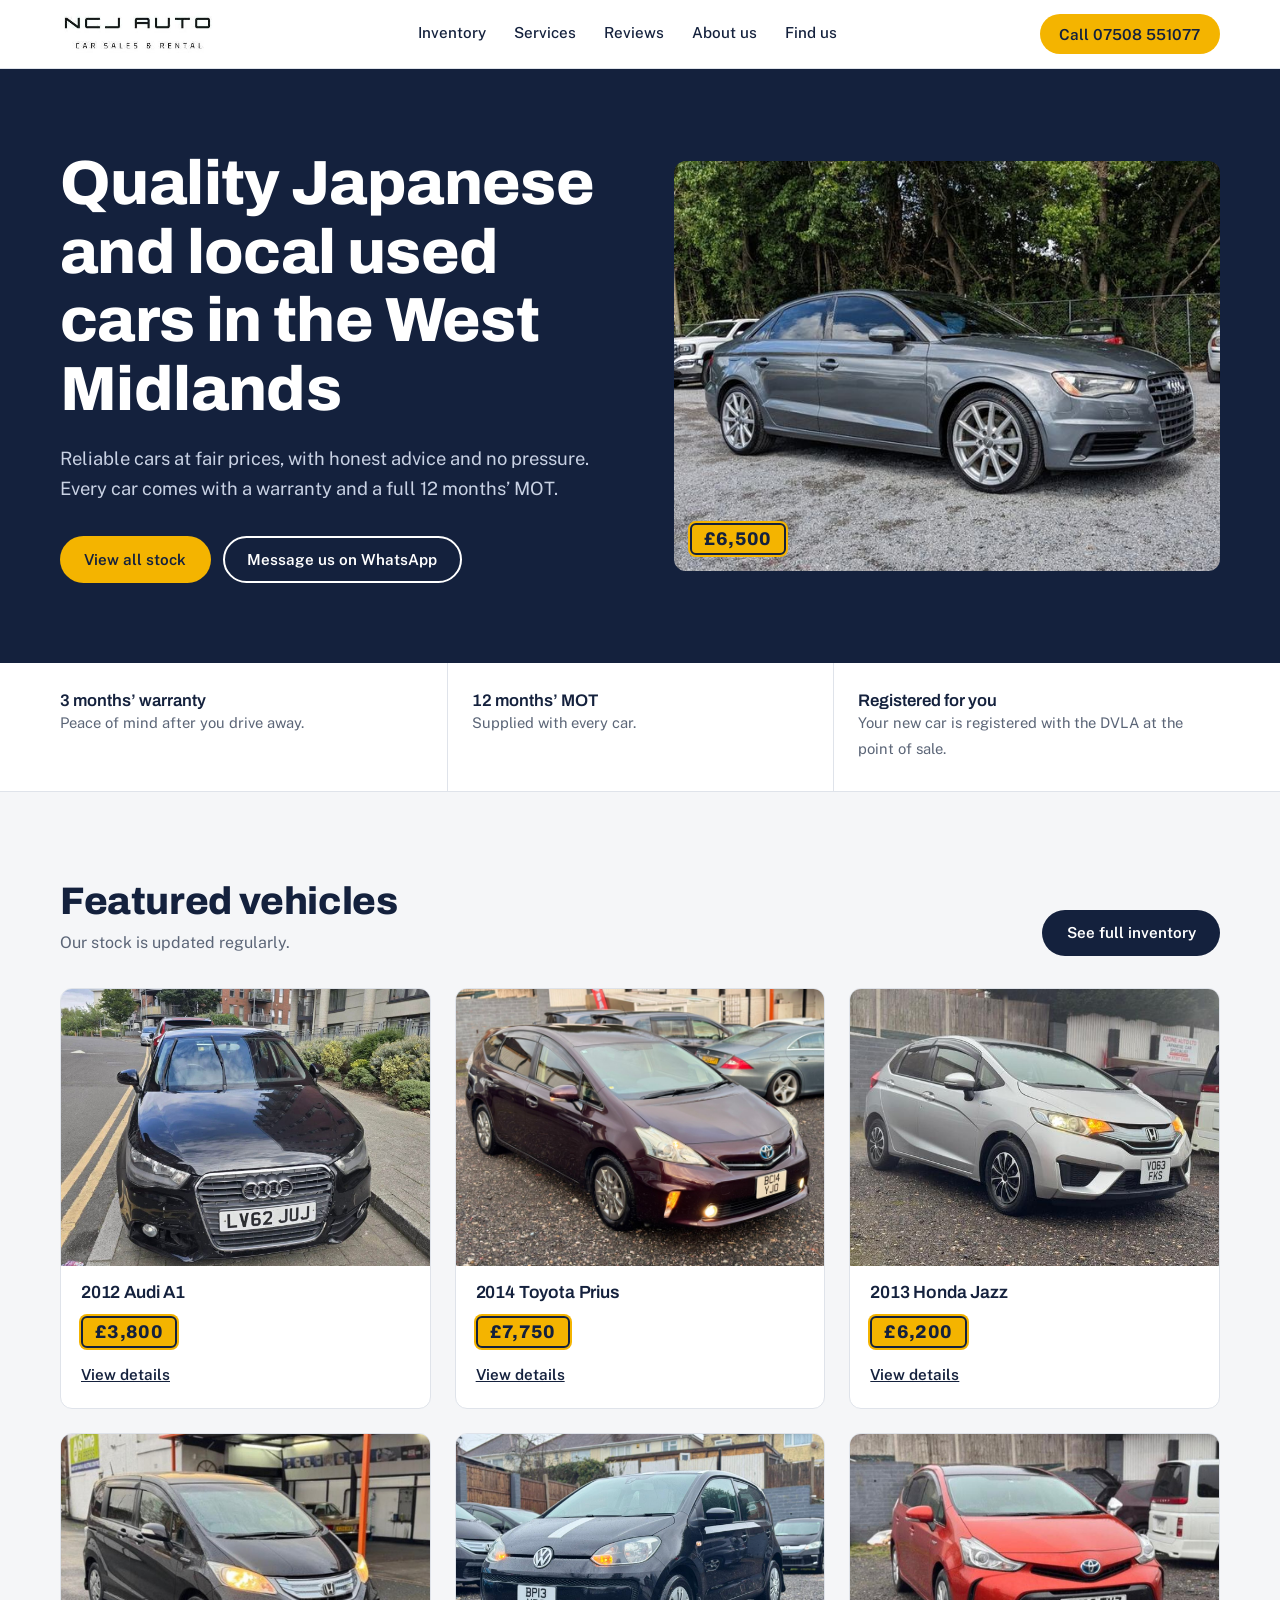
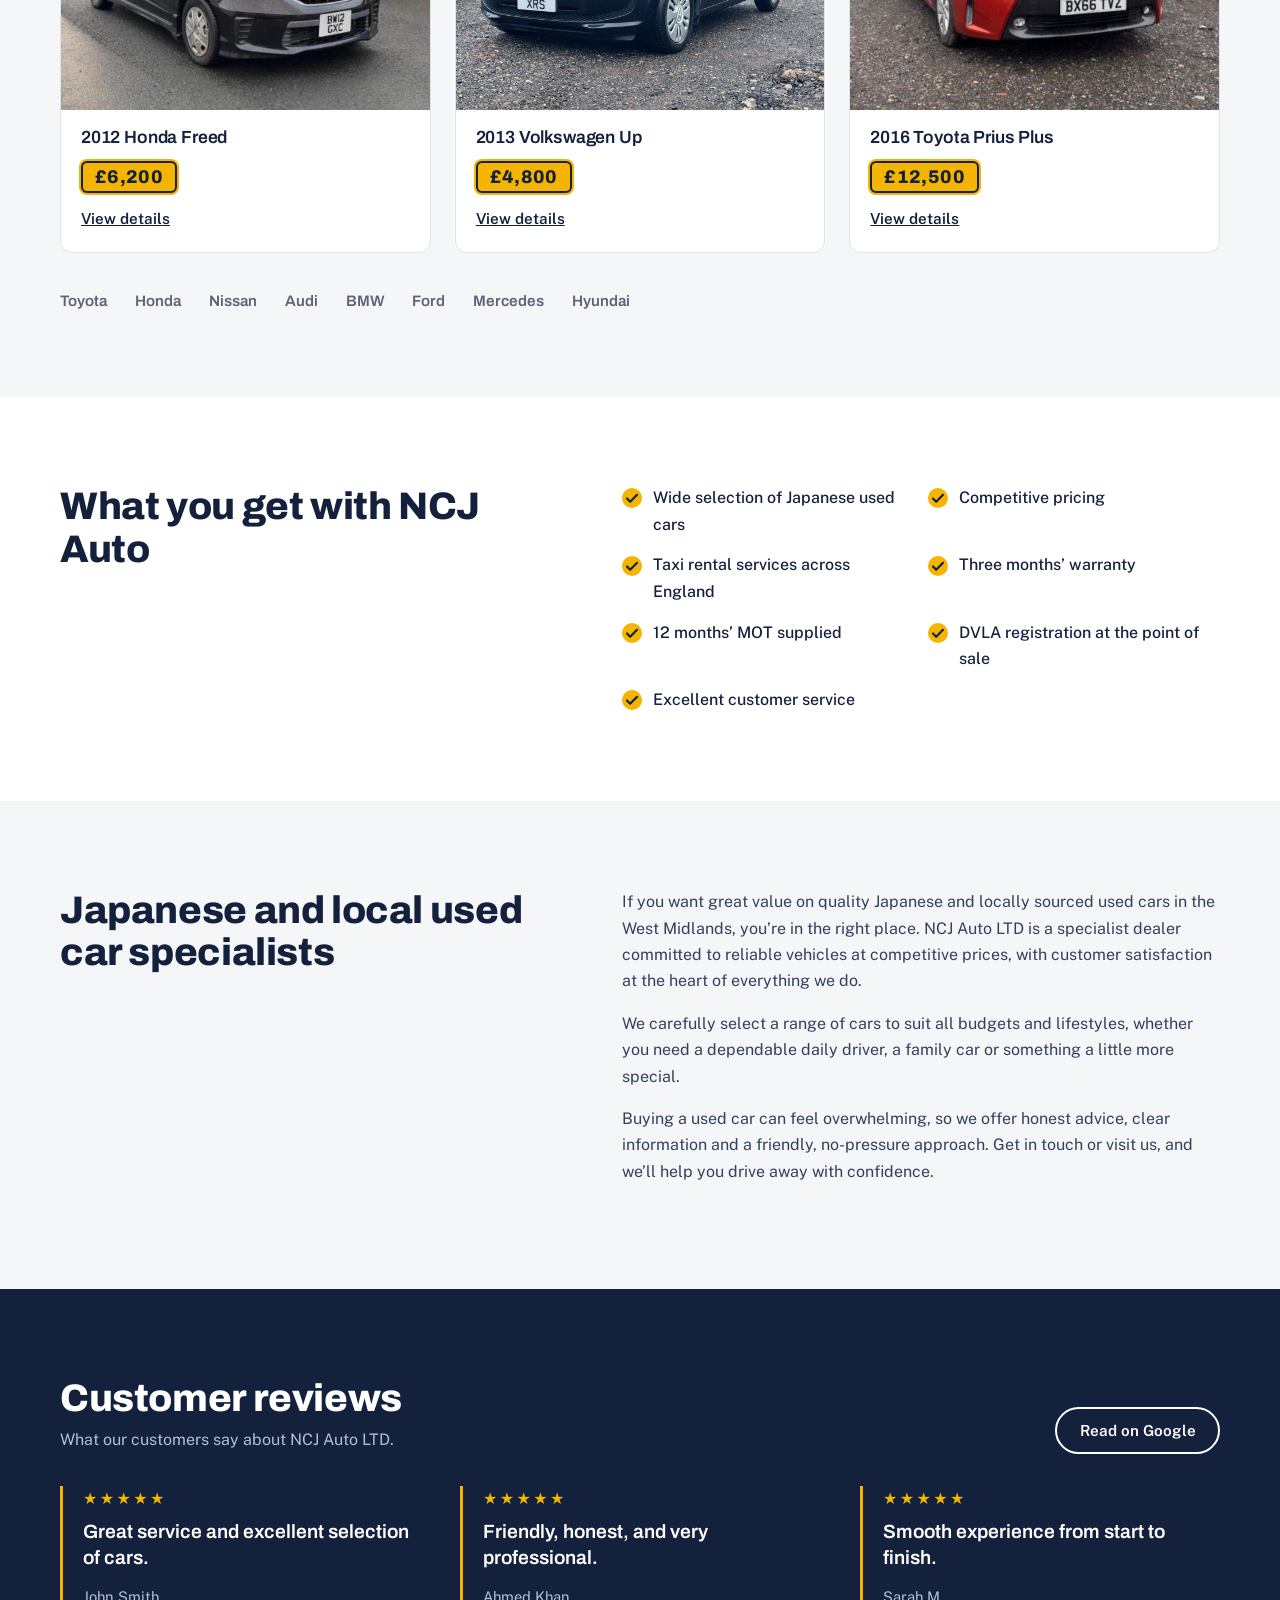
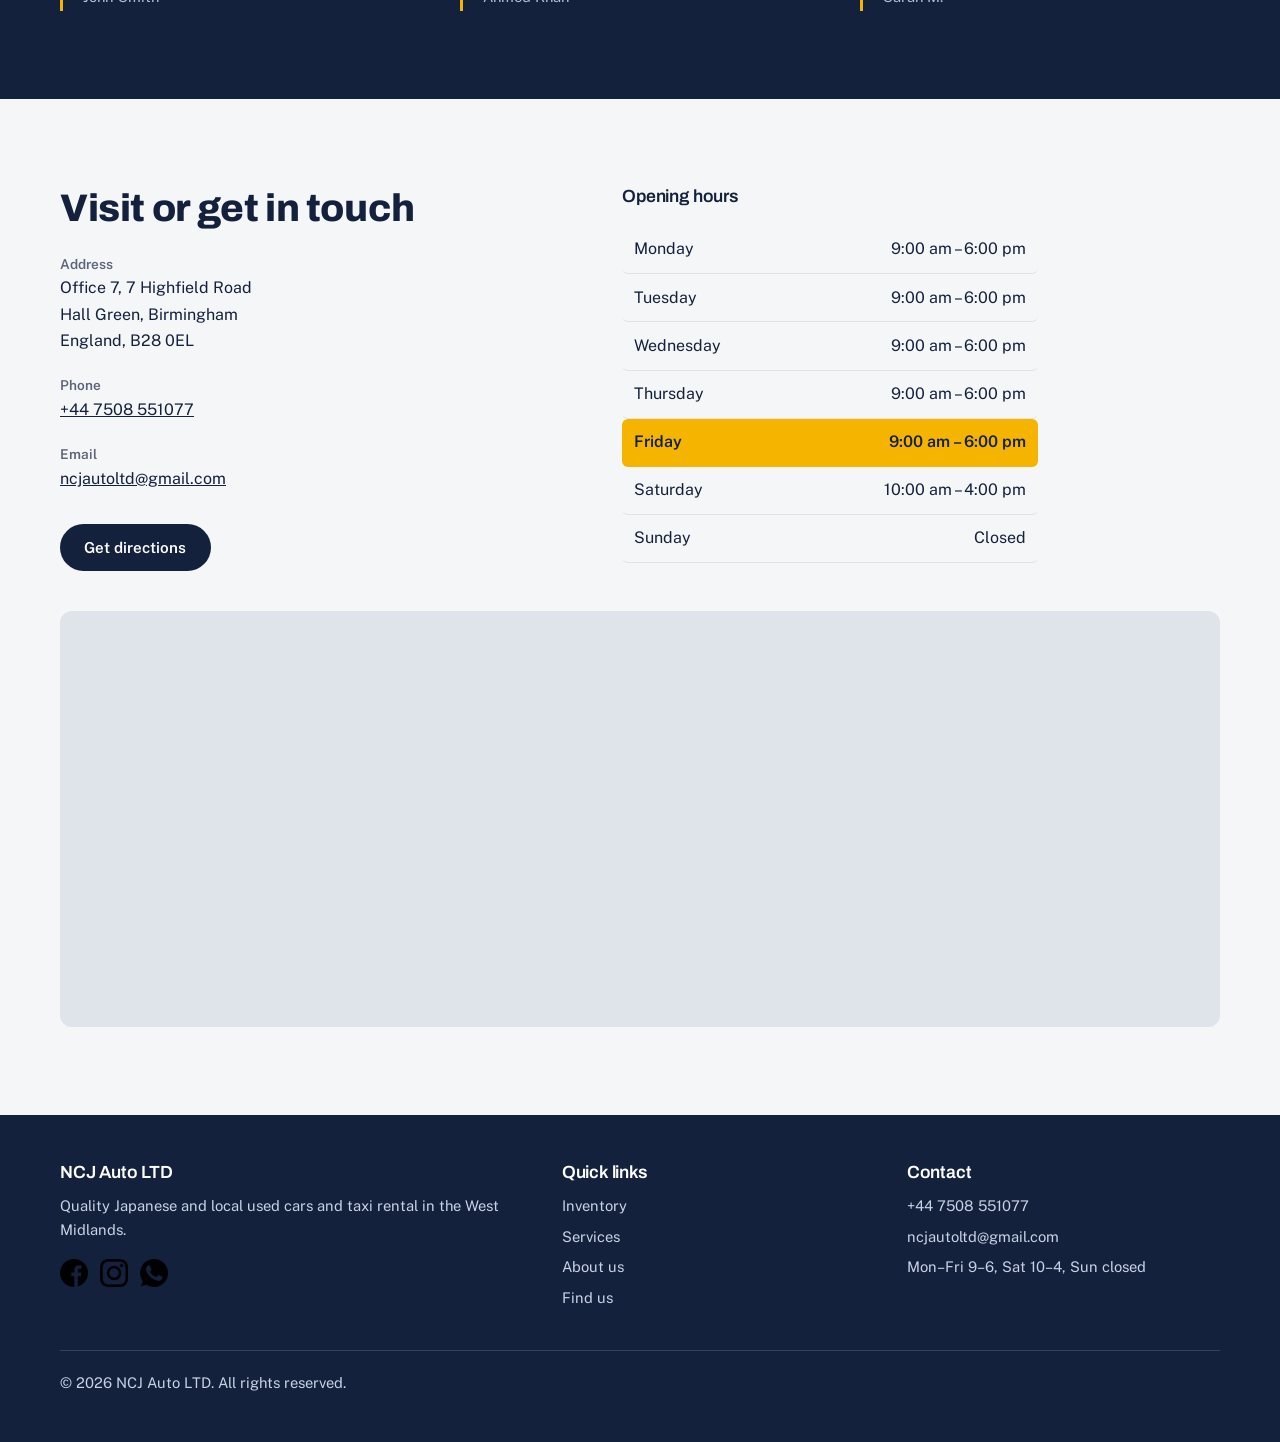
<file: ncj-auto-ltd/index.html>
<!DOCTYPE html>
<html lang="en-GB">
<head>
<meta charset="utf-8">
<meta name="viewport" content="width=device-width, initial-scale=1">
<title>NCJ Auto LTD | Japanese Used Cars for Sale in Birmingham</title>
<meta name="description" content="NCJ Auto LTD offers quality Japanese and local used cars in Birmingham and the West Midlands. 3 months’ warranty, 12 months’ MOT and DVLA registration included.">
<meta name="theme-color" content="#14213d">
<meta property="og:title" content="NCJ Auto LTD | Japanese Used Cars in Birmingham">
<meta property="og:description" content="Quality Japanese and local used cars with warranty, 12 months’ MOT and DVLA registration.">
<meta property="og:image" content="https://ncjautoltd.co.uk/img/toyota-red.jpeg">
<meta property="og:type" content="website">
<link rel="preconnect" href="https://fonts.googleapis.com">
<link rel="preconnect" href="https://fonts.gstatic.com" crossorigin>
<link rel="stylesheet" href="https://fonts.googleapis.com/css2?family=Archivo:wght@600;800&family=Public+Sans:wght@400;500;600&display=swap">
<link rel="stylesheet" href="style.css">
<script src="script.js" defer></script>
<script type="application/ld+json">
{"@context":"https://schema.org","@type":"AutoDealer","name":"NCJ Auto LTD","url":"https://ncjautoltd.co.uk","telephone":"+447508551077","email":"ncjauto@gmail.com","address":{"@type":"PostalAddress","streetAddress":"Office 7, 7 Highfield Road, Hall Green","addressLocality":"Birmingham","postalCode":"B28 0EL","addressCountry":"GB"},"openingHoursSpecification":[{"@type":"OpeningHoursSpecification","dayOfWeek":["Monday","Tuesday","Wednesday","Thursday","Friday"],"opens":"09:00","closes":"18:00"},{"@type":"OpeningHoursSpecification","dayOfWeek":"Saturday","opens":"10:00","closes":"16:00"}]}
</script>
</head>
<body>

<header>
 <div class="wrap bar">
  <a class="logo" href="#top" aria-label="NCJ Auto LTD home"><img src="img/ncj-logo.jpg" alt="NCJ Auto LTD" width="120" height="44"></a>
  <nav id="nav" aria-label="Main">
   <ul>
    <li><a href="#inventory">Inventory</a></li>
    <li><a href="#services">Services</a></li>
    <li><a href="#reviews">Reviews</a></li>
    <li><a href="#about">About us</a></li>
    <li><a href="#find-us">Find us</a></li>
   </ul>
  </nav>
  <a class="btn btn-y hcall" href="tel:+447508551077">Call 07508 551077</a>
  <button class="menu" id="menu" aria-label="Menu" aria-expanded="false" aria-controls="nav"><span></span></button>
 </div>
</header>

<main id="top">
 <div class="hero">
  <div class="wrap">
   <div>
    <h1>Quality Japanese and local used cars in the West Midlands</h1>
    <p class="lead">Reliable cars at fair prices, with honest advice and no pressure. Every car comes with a warranty and a full 12 months’ MOT.</p>
    <div class="cta">
     <a class="btn btn-y" href="inventory.html">View all stock</a>
     <a class="btn btn-o" href="https://wa.me/447508549886?text=Hi%20I%20am%20interested%20in%20a%20car">Message us on WhatsApp</a>
    </div>
   </div>
   <div class="shot">
    <img src="img/audi a3.jpg" alt="Audi A3 2016" width="800" height="600" fetchpriority="high">
    <span class="plate">£6,500</span>
   </div>
  </div>
 </div>

 <div class="trust">
  <div class="wrap">
   <ul>
    <li><strong>3 months’ warranty</strong><span>Peace of mind after you drive away.</span></li>
    <li><strong>12 months’ MOT</strong><span>Supplied with every car.</span></li>
    <li><strong>Registered for you</strong><span>Your new car is registered with the DVLA at the point of sale.</span></li>
   </ul>
  </div>
 </div>

 <section id="inventory">
  <div class="wrap">
   <div class="head">
    <div><h2>Featured vehicles</h2><p>Our stock is updated regularly.</p></div>
    <a class="btn btn-d" href="inventory.html">See full inventory</a>
   </div>
   <div class="grid">
    <article class="car"><img src="img/audi-1.jpeg" alt="Audi A1" width="640" height="480" loading="lazy"><div><h3>2012 Audi A1</h3><span class="plate">£3,800</span><a href="inventory.html">View details</a></div></article>
    <article class="car"><img src="img/toyota-prius.jpeg" alt="Toyota Prius" width="640" height="480" loading="lazy"><div><h3>2014 Toyota Prius</h3><span class="plate">£7,750</span><a href="inventory.html">View details</a></div></article>
    <article class="car"><img src="img/honda-jazz.jpeg" alt="Honda Jazz" width="640" height="480" loading="lazy"><div><h3>2013 Honda Jazz</h3><span class="plate">£6,200</span><a href="inventory.html">View details</a></div></article>
    <article class="car"><img src="img/honda-freed.jpeg" alt="Black Honda Freed" width="640" height="480" loading="lazy"><div><h3>2012 Honda Freed</h3><span class="plate">£6,200</span><a href="inventory.html">View details</a></div></article>
    <article class="car"><img src="img/volkswagen-Up.jpeg" alt="Black Volkswagen Up" width="640" height="480" loading="lazy"><div><h3>2013 Volkswagen Up</h3><span class="plate">£4,800</span><a href="inventory.html">View details</a></div></article>
    <article class="car"><img src="img/toyota-red.jpeg" alt="Red Toyota Prius Plus" width="640" height="480" loading="lazy"><div><h3>2016 Toyota Prius Plus</h3><span class="plate">£12,500</span><a href="inventory.html">View details</a></div></article>
   </div>
   <ul class="brands" aria-label="Brands we stock"><li>Toyota</li><li>Honda</li><li>Nissan</li><li>Audi</li><li>BMW</li><li>Ford</li><li>Mercedes</li><li>Hyundai</li></ul>
  </div>
 </section>

 <section id="services" class="alt">
  <div class="wrap two">
   <div><h2>What you get with NCJ Auto</h2></div>
   <ul class="checks">
    <li>Wide selection of Japanese used cars</li>
    <li>Competitive pricing</li>
    <li>Taxi rental services across England</li>
    <li>Three months’ warranty</li>
    <li>12 months’ MOT supplied</li>
    <li>DVLA registration at the point of sale</li>
    <li>Excellent customer service</li>
   </ul>
  </div>
 </section>

 <section id="about" class="about">
  <div class="wrap two">
   <div><h2>Japanese and local used car specialists</h2></div>
   <div>
    <p>If you want great value on quality Japanese and locally sourced used cars in the West Midlands, you’re in the right place. NCJ Auto LTD is a specialist dealer committed to reliable vehicles at competitive prices, with customer satisfaction at the heart of everything we do.</p>
    <p>We carefully select a range of cars to suit all budgets and lifestyles, whether you need a dependable daily driver, a family car or something a little more special.</p>
    <p>Buying a used car can feel overwhelming, so we offer honest advice, clear information and a friendly, no-pressure approach. Get in touch or visit us, and we’ll help you drive away with confidence.</p>
   </div>
  </div>
 </section>

 <section id="reviews" class="reviews">
  <div class="wrap">
   <div class="head"><div><h2>Customer reviews</h2><p>What our customers say about NCJ Auto LTD.</p></div><a class="btn btn-o" href="https://www.google.com/maps">Read on Google</a></div>
   <div class="quotes">
    <blockquote><span class="stars" aria-label="5 stars">★★★★★</span><p>Great service and excellent selection of cars.</p><cite>John Smith</cite></blockquote>
    <blockquote><span class="stars" aria-label="5 stars">★★★★★</span><p>Friendly, honest, and very professional.</p><cite>Ahmed Khan</cite></blockquote>
    <blockquote><span class="stars" aria-label="5 stars">★★★★★</span><p>Smooth experience from start to finish.</p><cite>Sarah M.</cite></blockquote>
   </div>
  </div>
 </section>

 <section id="find-us">
  <div class="wrap two">
   <div>
    <h2>Visit or get in touch</h2>
    <dl class="info">
     <div><dt>Address</dt><dd><address>Office 7, 7 Highfield Road<br>Hall Green, Birmingham<br>England, B28 0EL</address></dd></div>
     <div><dt>Phone</dt><dd><a href="tel:+447508551077">+44 7508 551077</a></dd></div>
     <div><dt>Email</dt><dd><a href="mailto:ncjautoltd@gmail.com">ncjautoltd@gmail.com</a></dd></div>
    </dl>
    <a class="btn btn-d" href="https://www.google.com/maps/search/?api=1&amp;query=Office+7,+7+Highfield+Road,+Hall+Green,+Birmingham,+B28+0EL">Get directions</a>
   </div>
   <div>
    <h3>Opening hours</h3>
    <ul class="hours" id="hours">
     <li data-d="1"><span>Monday</span><span>9:00 am – 6:00 pm</span></li>
     <li data-d="2"><span>Tuesday</span><span>9:00 am – 6:00 pm</span></li>
     <li data-d="3"><span>Wednesday</span><span>9:00 am – 6:00 pm</span></li>
     <li data-d="4"><span>Thursday</span><span>9:00 am – 6:00 pm</span></li>
     <li data-d="5"><span>Friday</span><span>9:00 am – 6:00 pm</span></li>
     <li data-d="6"><span>Saturday</span><span>10:00 am – 4:00 pm</span></li>
     <li data-d="0"><span>Sunday</span><span>Closed</span></li>
    </ul>
   </div>
  </div>
  <div class="wrap map">
   <iframe title="Map showing NCJ Auto LTD, 7 Highfield Road, Hall Green, Birmingham" src="https://www.google.com/maps?q=7+Highfield+Road,+Hall+Green,+Birmingham,+B28+0EL&amp;output=embed" width="1160" height="400" loading="lazy" referrerpolicy="no-referrer-when-downgrade" allowfullscreen></iframe>
  </div>
 </section>
</main>

<footer>
 <div class="wrap">
  <div>
   <h3>NCJ Auto LTD</h3>
   <p>Quality Japanese and local used cars and taxi rental in the West Midlands.</p>
   <div class="social">
    <a href="https://www.facebook.com/me/" aria-label="Facebook"><img src="img/facebook.png" alt="" width="28" height="28" loading="lazy"></a>
    <a href="https://www.instagram.com" aria-label="Instagram"><img src="img/instagram.png" alt="" width="28" height="28" loading="lazy"></a>
    <a href="https://wa.me/447508549886?text=Hi%20I%20am%20interested%20in%20a%20car" aria-label="WhatsApp"><img src="img/whatsapp.png" alt="" width="28" height="28" loading="lazy"></a>
   </div>
  </div>
  <div>
   <h3>Quick links</h3>
   <ul><li><a href="inventory.html">Inventory</a></li><li><a href="#services">Services</a></li><li><a href="#about">About us</a></li><li><a href="#find-us">Find us</a></li></ul>
  </div>
  <div>
   <h3>Contact</h3>
   <ul><li><a href="tel:+447508551077">+44 7508 551077</a></li><li><a href="mailto:ncjautoltd@gmail.com">ncjautoltd@gmail.com</a></li><li>Mon–Fri 9–6, Sat 10–4, Sun closed</li></ul>
  </div>
  <p class="legal">© 2026 NCJ Auto LTD. All rights reserved.</p>
 </div>
</footer>

<div class="dock">
 <a class="btn btn-d" href="tel:+447508551077">Call us</a>
 <a class="btn btn-y" href="https://wa.me/447508549886?text=Hi%20I%20am%20interested%20in%20a%20car">WhatsApp</a>
</div>

</body>
</html>
</file>
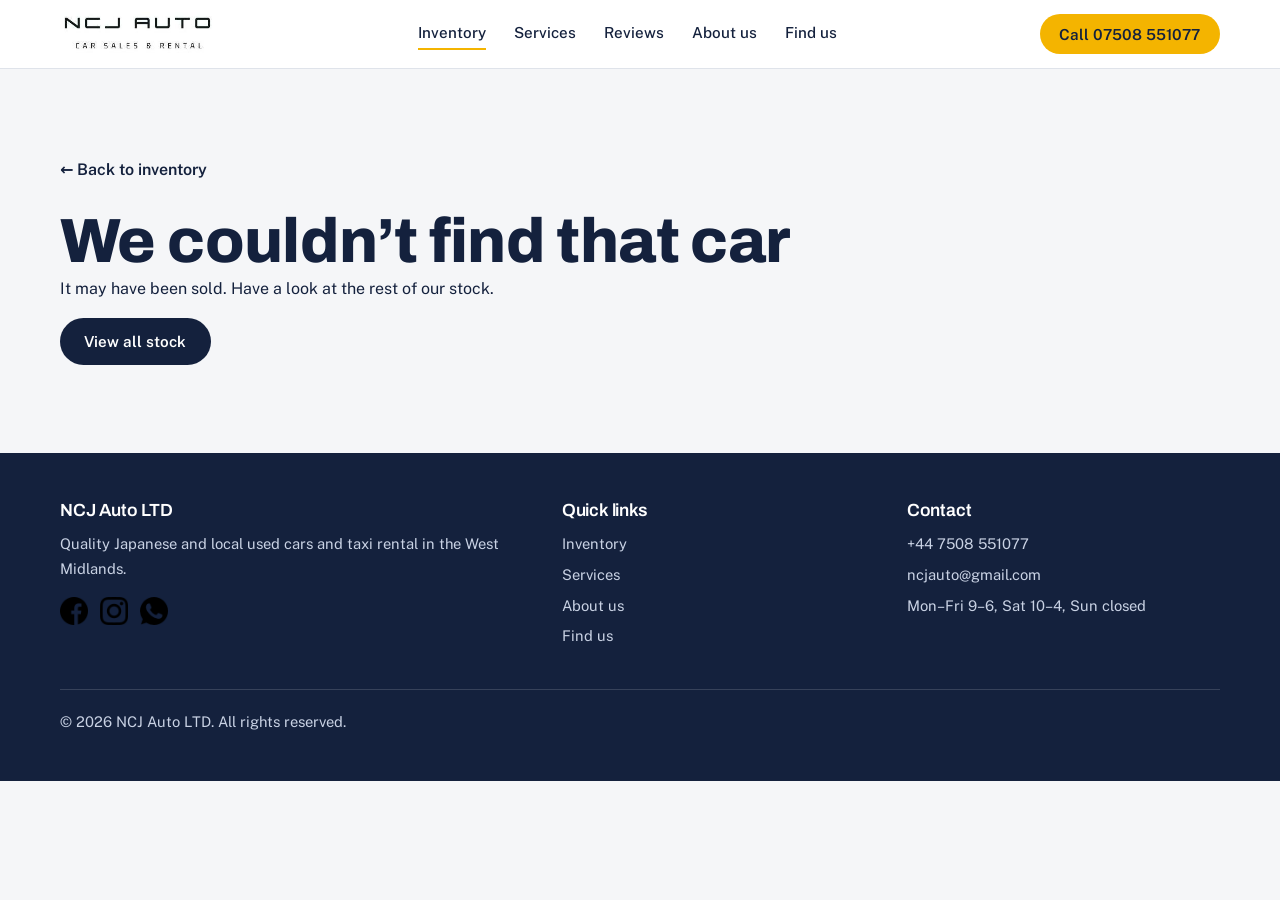
<file: ncj-auto-ltd/car.html>
<!DOCTYPE html>
<html lang="en-GB">
<head>
<meta charset="utf-8">
<meta name="viewport" content="width=device-width, initial-scale=1">
<title>Car details | NCJ Auto LTD, Birmingham</title>
<meta name="description" content="Used car details, specifications and features from NCJ Auto LTD in Hall Green, Birmingham.">
<meta name="theme-color" content="#14213d">
<link rel="preconnect" href="https://fonts.googleapis.com">
<link rel="preconnect" href="https://fonts.gstatic.com" crossorigin>
<link rel="stylesheet" href="https://fonts.googleapis.com/css2?family=Archivo:wght@600;800&family=Public+Sans:wght@400;500;600&display=swap">
<link rel="stylesheet" href="style.css">
<script src="cars.js" defer></script>
<script src="car.js" defer></script>
<script src="script.js" defer></script>
</head>
<body>

<header>
 <div class="wrap bar">
  <a class="logo" href="index.html" aria-label="NCJ Auto LTD home"><img src="img/ncj-logo.jpg" alt="NCJ Auto LTD" width="120" height="44"></a>
  <nav id="nav" aria-label="Main">
   <ul>
    <li><a href="inventory.html" aria-current="page">Inventory</a></li>
    <li><a href="index.html#services">Services</a></li>
    <li><a href="index.html#reviews">Reviews</a></li>
    <li><a href="index.html#about">About us</a></li>
    <li><a href="index.html#find-us">Find us</a></li>
   </ul>
  </nav>
  <a class="btn btn-y hcall" href="tel:+447508551077">Call 07508 551077</a>
  <button class="menu" id="menu" aria-label="Menu" aria-expanded="false" aria-controls="nav"><span></span></button>
 </div>
</header>

<main>
 <section>
  <div class="wrap">
   <a class="back" href="inventory.html">&larr; Back to inventory</a>

   <div id="notfound" hidden>
    <h1>We couldn’t find that car</h1>
    <p>It may have been sold. Have a look at the rest of our stock.</p>
    <a class="btn btn-d" href="inventory.html">View all stock</a>
   </div>

   <div id="car" hidden>
    <div class="cd-grid">
     <div class="cd-gallery">
      <img id="cd-img" alt="" width="800" height="600">
      <div class="thumbs" id="cd-thumbs"></div>
     </div>
     <div class="cd-side">
      <h1 id="cd-title"></h1>
      <span class="plate" id="cd-price"></span>
      <dl class="specs-list" id="cd-summary"></dl>
      <div class="cta">
       <a class="btn btn-y" id="cd-wa" href="#">Enquire on WhatsApp</a>
       <a class="btn btn-d" href="tel:+447508551077">Call us</a>
      </div>
     </div>
    </div>

    <div class="cd-block" id="cd-specs-block">
     <h2>Specifications</h2>
     <dl class="spec-grid" id="cd-specs"></dl>
    </div>

    <div class="cd-block" id="cd-features-block">
     <h2>Features</h2>
     <ul class="checks" id="cd-features"></ul>
    </div>

    <div class="cd-block">
     <h2>Vehicle enquiry</h2>
     <form class="enq" id="enq">
      <label>Your name<input name="fullname" required autocomplete="name"></label>
      <label>Phone number<input name="phone" type="tel" required autocomplete="tel"></label>
      <label>Message (optional)<textarea name="msg" rows="4"></textarea></label>
      <button class="btn btn-y" type="submit">Send enquiry on WhatsApp</button>
     </form>
    </div>
   </div>
  </div>
 </section>
</main>

<footer>
 <div class="wrap">
  <div>
   <h3>NCJ Auto LTD</h3>
   <p>Quality Japanese and local used cars and taxi rental in the West Midlands.</p>
   <div class="social">
    <a href="https://www.facebook.com/me/" aria-label="Facebook"><img src="img/facebook.png" alt="" width="28" height="28" loading="lazy"></a>
    <a href="https://www.instagram.com" aria-label="Instagram"><img src="img/instagram.png" alt="" width="28" height="28" loading="lazy"></a>
    <a href="https://wa.me/447508549886?text=Hi%20I%20am%20interested%20in%20a%20car" aria-label="WhatsApp"><img src="img/whatsapp.png" alt="" width="28" height="28" loading="lazy"></a>
   </div>
  </div>
  <div>
   <h3>Quick links</h3>
   <ul><li><a href="inventory.html">Inventory</a></li><li><a href="index.html#services">Services</a></li><li><a href="index.html#about">About us</a></li><li><a href="index.html#find-us">Find us</a></li></ul>
  </div>
  <div>
   <h3>Contact</h3>
   <ul><li><a href="tel:+447508551077">+44 7508 551077</a></li><li><a href="mailto:ncjauto@gmail.com">ncjauto@gmail.com</a></li><li>Mon–Fri 9–6, Sat 10–4, Sun closed</li></ul>
  </div>
  <p class="legal">© 2026 NCJ Auto LTD. All rights reserved.</p>
 </div>
</footer>

<div class="dock">
 <a class="btn btn-d" href="tel:+447508551077">Call us</a>
 <a class="btn btn-y" href="https://wa.me/447508549886?text=Hi%20I%20am%20interested%20in%20a%20car">WhatsApp</a>
</div>

</body>
</html>
</file>
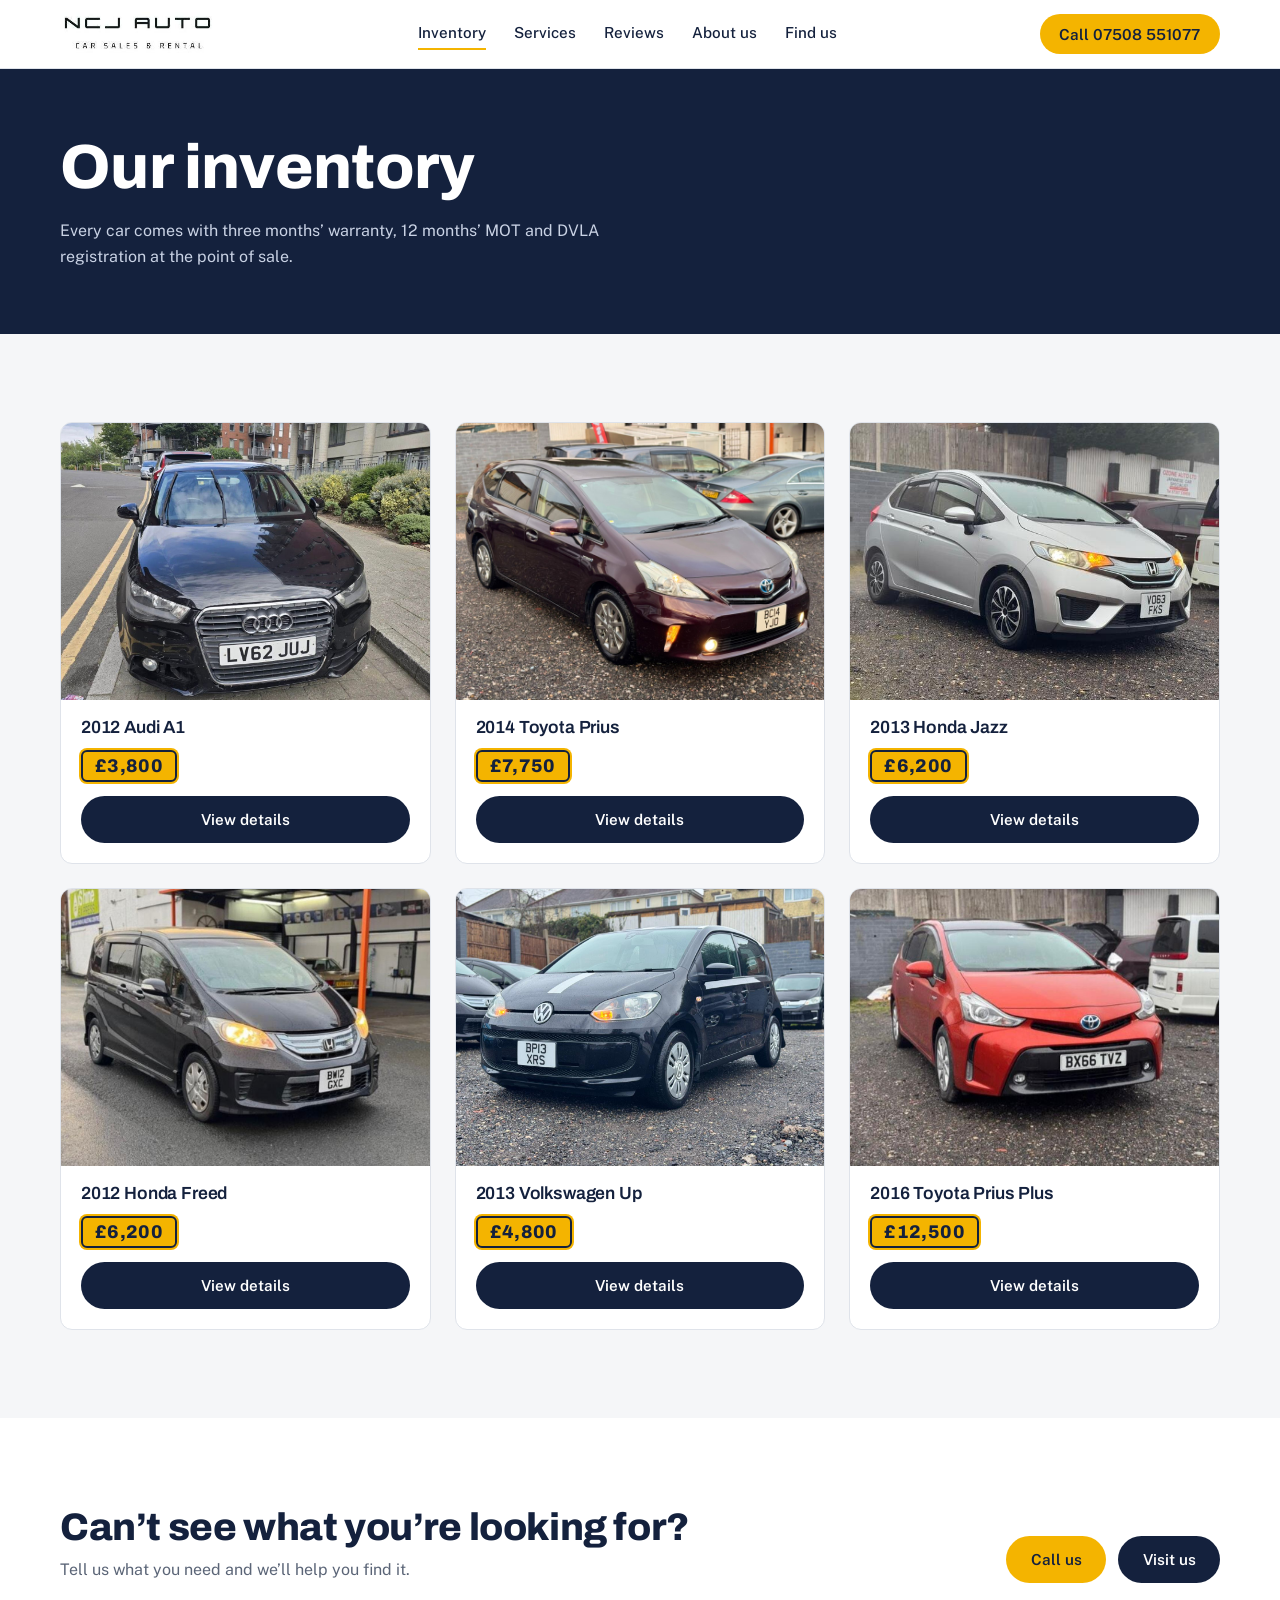
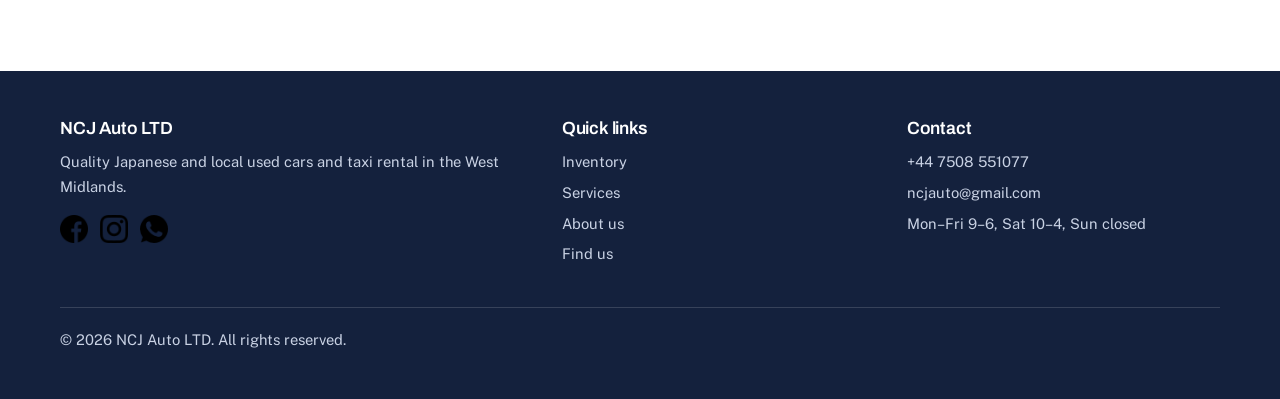
<file: ncj-auto-ltd/inventory.html>
<!DOCTYPE html>
<html lang="en-GB">
<head>
<meta charset="utf-8">
<meta name="viewport" content="width=device-width, initial-scale=1">
<title>Used Car Inventory | NCJ Auto LTD, Birmingham</title>
<meta name="description" content="Browse used Japanese and local cars for sale at NCJ Auto LTD in Hall Green, Birmingham. Every car comes with warranty, 12 months’ MOT and DVLA registration.">
<meta name="theme-color" content="#14213d">
<link rel="canonical" href="https://ncjautoltd.co.uk/inventory.html">
<link rel="preconnect" href="https://fonts.googleapis.com">
<link rel="preconnect" href="https://fonts.gstatic.com" crossorigin>
<link rel="stylesheet" href="https://fonts.googleapis.com/css2?family=Archivo:wght@600;800&family=Public+Sans:wght@400;500;600&display=swap">
<link rel="stylesheet" href="style.css">
<script src="script.js" defer></script>
</head>
<body>

<header>
 <div class="wrap bar">
  <a class="logo" href="index.html" aria-label="NCJ Auto LTD home"><img src="img/ncj-logo.jpg" alt="NCJ Auto LTD" width="120" height="44"></a>
  <nav id="nav" aria-label="Main">
   <ul>
    <li><a href="inventory.html" aria-current="page">Inventory</a></li>
    <li><a href="index.html#services">Services</a></li>
    <li><a href="index.html#reviews">Reviews</a></li>
    <li><a href="index.html#about">About us</a></li>
    <li><a href="index.html#find-us">Find us</a></li>
   </ul>
  </nav>
  <a class="btn btn-y hcall" href="tel:+447508551077">Call 07508 551077</a>
  <button class="menu" id="menu" aria-label="Menu" aria-expanded="false" aria-controls="nav"><span></span></button>
 </div>
</header>

<main>
 <div class="page-head">
  <div class="wrap">
   <h1>Our inventory</h1>
   <p>Every car comes with three months’ warranty, 12 months’ MOT and DVLA registration at the point of sale.</p>
  </div>
 </div>

 <section>
  <div class="wrap">
   <div class="grid">
    <article class="car" data-wa="Hi%2C%20I%20am%20interested%20in%20the%202012%20Audi%20A1">
     <img src="img/audi-1.jpeg" alt="Audi A1" width="640" height="480" loading="lazy">
     <div>
      <h3>2012 Audi A1</h3>
      <span class="plate">£3,800</span>
      <button class="btn btn-d" type="button" data-open>View details</button>
     </div>
    </article>
    <article class="car" data-wa="Hi%2C%20I%20am%20interested%20in%20the%202014%20Toyota%20Prius">
     <img src="img/toyota-prius.jpeg" alt="Toyota Prius" width="640" height="480" loading="lazy">
     <div>
      <h3>2014 Toyota Prius</h3>
      <span class="plate">£7,750</span>
      <button class="btn btn-d" type="button" data-open>View details</button>
     </div>
    </article>
    <article class="car" data-wa="Hi%2C%20I%20am%20interested%20in%20the%202013%20Honda%20Jazz">
     <img src="img/honda-jazz.jpeg" alt="Honda Jazz" width="640" height="480" loading="lazy">
     <div>
      <h3>2013 Honda Jazz</h3>
      <span class="plate">£6,200</span>
      <button class="btn btn-d" type="button" data-open>View details</button>
     </div>
    </article>
    <article class="car" data-wa="Hi%2C%20I%20am%20interested%20in%20the%202012%20Honda%20Freed">
     <img src="img/honda-freed.jpeg" alt="Black Honda Freed" width="640" height="480" loading="lazy">
     <div>
      <h3>2012 Honda Freed</h3>
      <span class="plate">£6,200</span>
      <button class="btn btn-d" type="button" data-open>View details</button>
     </div>
    </article>
    <article class="car" data-wa="Hi%2C%20I%20am%20interested%20in%20the%202013%20Volkswagen%20Up">
     <img src="img/volkswagen-Up.jpeg" alt="Black Volkswagen Up" width="640" height="480" loading="lazy">
     <div>
      <h3>2013 Volkswagen Up</h3>
      <span class="plate">£4,800</span>
      <button class="btn btn-d" type="button" data-open>View details</button>
     </div>
    </article>
    <article class="car" data-wa="Hi%2C%20I%20am%20interested%20in%20the%202016%20Toyota%20Prius%20Plus">
     <img src="img/toyota-red.jpeg" alt="Red Toyota Prius Plus" width="640" height="480" loading="lazy">
     <div>
      <h3>2016 Toyota Prius Plus</h3>
      <span class="plate">£12,500</span>
      <button class="btn btn-d" type="button" data-open>View details</button>
     </div>
    </article>
   </div>
  </div>
 </section>

 <section class="alt">
  <div class="wrap head">
   <div><h2>Can’t see what you’re looking for?</h2><p>Tell us what you need and we’ll help you find it.</p></div>
   <div class="cta">
    <a class="btn btn-y" href="tel:+447508551077">Call us</a>
    <a class="btn btn-d" href="index.html#find-us">Visit us</a>
   </div>
  </div>
 </section>
</main>

<footer>
 <div class="wrap">
  <div>
   <h3>NCJ Auto LTD</h3>
   <p>Quality Japanese and local used cars and taxi rental in the West Midlands.</p>
   <div class="social">
    <a href="https://www.facebook.com/me/" aria-label="Facebook"><img src="img/facebook.png" alt="" width="28" height="28" loading="lazy"></a>
    <a href="https://www.instagram.com" aria-label="Instagram"><img src="img/instagram.png" alt="" width="28" height="28" loading="lazy"></a>
    <a href="https://wa.me/447508549886?text=Hi%20I%20am%20interested%20in%20a%20car" aria-label="WhatsApp"><img src="img/whatsapp.png" alt="" width="28" height="28" loading="lazy"></a>
   </div>
  </div>
  <div>
   <h3>Quick links</h3>
   <ul><li><a href="inventory.html">Inventory</a></li><li><a href="index.html#services">Services</a></li><li><a href="index.html#about">About us</a></li><li><a href="index.html#find-us">Find us</a></li></ul>
  </div>
  <div>
   <h3>Contact</h3>
   <ul><li><a href="tel:+447508551077">+44 7508 551077</a></li><li><a href="mailto:ncjauto@gmail.com">ncjauto@gmail.com</a></li><li>Mon–Fri 9–6, Sat 10–4, Sun closed</li></ul>
  </div>
  <p class="legal">© 2026 NCJ Auto LTD. All rights reserved.</p>
 </div>
</footer>

<div class="dock">
 <a class="btn btn-d" href="tel:+447508551077">Call us</a>
 <a class="btn btn-y" href="https://wa.me/447508549886?text=Hi%20I%20am%20interested%20in%20a%20car">WhatsApp</a>
</div>


</body>
</html>
</file>
<file: ncj-auto-ltd/style.css>
:root{--ink:#14213d;--ink2:#22345c;--paper:#f5f6f8;--white:#fff;--plate:#f4b400;--steel:#5b6577;--line:#dfe3ea;--r:12px;--max:1160px;--head:"Archivo",system-ui,sans-serif;--body:"Public Sans",system-ui,-apple-system,"Segoe UI",sans-serif}
*,*::before,*::after{box-sizing:border-box}
html{scroll-behavior:smooth;scroll-padding-top:5rem;-webkit-text-size-adjust:100%}
body{margin:0;font:400 1rem/1.65 var(--body);color:var(--ink);background:var(--paper);padding-bottom:4.5rem}
img{max-width:100%;height:auto;display:block}
a{color:inherit}
h1,h2,h3{font-family:var(--head);line-height:1.1;margin:0;letter-spacing:-.01em}
h1{font-size:clamp(2.2rem,6vw,3.9rem);font-weight:800}
h2{font-size:clamp(1.7rem,3.6vw,2.4rem);font-weight:800}
h3{font-size:1.1rem;font-weight:600}
p{margin:0 0 1em}
:focus-visible{outline:3px solid var(--plate);outline-offset:3px}
.wrap{width:min(100% - 2.5rem,var(--max));margin-inline:auto}
section{padding:clamp(3rem,8vw,5.5rem) 0}
.sr{position:absolute;left:-9999px}

/* buttons */
.btn{display:inline-flex;align-items:center;justify-content:center;gap:.5rem;padding:.8rem 1.4rem;border-radius:999px;font:600 .95rem var(--body);text-decoration:none;border:2px solid transparent;cursor:pointer;transition:background .2s,color .2s,border-color .2s}
.btn-y{background:var(--plate);color:var(--ink)}
.btn-y:hover{background:#ffc82e}
.btn-o{border-color:currentColor}
.btn-o:hover{background:rgba(255,255,255,.12)}
.btn-d{background:var(--ink);color:#fff}
.btn-d:hover{background:var(--ink2)}

/* header */
header{position:sticky;top:0;z-index:50;background:var(--white);border-bottom:1px solid var(--line)}
.bar{display:flex;align-items:center;justify-content:space-between;gap:1rem;min-height:4.25rem}
.logo img{height:44px;width:auto;border-radius:6px}
nav ul{display:flex;gap:1.75rem;list-style:none;margin:0;padding:0}
nav a{text-decoration:none;font-weight:500;font-size:.95rem;padding:.4rem 0;border-bottom:2px solid transparent}
nav a:hover{border-color:var(--plate)}
.menu{display:none;background:none;border:0;padding:.5rem;cursor:pointer;color:var(--ink)}
.menu span,.menu span::before,.menu span::after{display:block;width:24px;height:2px;background:currentColor;position:relative;transition:transform .2s}
.menu span::before,.menu span::after{content:"";position:absolute;left:0}
.menu span::before{top:-7px}.menu span::after{top:7px}
.hcall{display:none}
@media(min-width:900px){.hcall{display:inline-flex;padding:.6rem 1.1rem}}
@media(max-width:899px){
 .menu{display:block}
 nav{position:absolute;inset:100% 0 auto;background:var(--white);border-bottom:1px solid var(--line);display:none}
 nav.open{display:block}
 nav ul{flex-direction:column;gap:0;padding:.5rem 1.25rem 1rem}
 nav a{display:block;padding:.85rem 0;border-bottom:1px solid var(--line)}
}

nav a[aria-current]{border-color:var(--plate)}

/* page heading */
.page-head{background:var(--ink);color:#fff;padding:clamp(2.5rem,6vw,4rem) 0}
.page-head p{color:#c9d2e4;max-width:34rem;margin:1rem 0 0}

/* hero */
.hero{background:var(--ink);color:#fff;padding:clamp(2.5rem,7vw,5rem) 0}
.hero .wrap{display:grid;gap:2.5rem;align-items:center}
.hero p.lead{font-size:1.15rem;color:#c9d2e4;max-width:34rem;margin:1.25rem 0 2rem}
.cta{display:flex;flex-wrap:wrap;gap:.75rem}
.shot{position:relative;border-radius:var(--r);overflow:hidden;aspect-ratio:4/3;background:var(--ink2)}
.shot img{width:100%;height:100%;object-fit:cover}
.shot .plate{position:absolute;left:1rem;bottom:1rem}
@media(min-width:900px){.hero .wrap{grid-template-columns:1.05fr 1fr}}

/* number-plate price tag */
.plate{display:inline-block;background:var(--plate);color:var(--ink);font:800 1.15rem var(--head);padding:.25rem .75rem;border:2px solid var(--ink);border-radius:6px;box-shadow:0 0 0 2px var(--plate);letter-spacing:.02em}

/* trust */
.trust{padding:0;background:var(--white);border-bottom:1px solid var(--line)}
.trust ul{list-style:none;margin:0;padding:0;display:grid}
.trust li{padding:1.4rem 0;border-top:1px solid var(--line)}
.trust li:first-child{border-top:0}
.trust strong{display:block;font:600 1.05rem var(--head)}
.trust span{color:var(--steel);font-size:.92rem}
@media(min-width:760px){.trust ul{grid-template-columns:repeat(3,1fr)}.trust li{border-top:0;border-left:1px solid var(--line);padding:1.75rem 1.5rem}.trust li:first-child{border-left:0;padding-left:0}}

/* stock */
.head{display:flex;flex-wrap:wrap;justify-content:space-between;align-items:end;gap:1rem;margin-bottom:2rem}
.head p{color:var(--steel);margin:.5rem 0 0}
.alt .head{margin-bottom:0}
.grid{display:grid;gap:1.5rem;grid-template-columns:repeat(auto-fill,minmax(min(100%,19rem),1fr))}
.car{background:var(--white);border-radius:var(--r);overflow:hidden;border:1px solid var(--line);display:flex;flex-direction:column}
.car img{aspect-ratio:4/3;width:100%;object-fit:cover;background:var(--line)}
.car div{padding:1.1rem 1.25rem 1.3rem;display:flex;flex-direction:column;gap:.85rem;flex:1}
.car a{margin-top:auto;font-weight:600;font-size:.95rem}
.car button{margin-top:auto}
.car .plate{align-self:flex-start}
.brands{margin:2.5rem 0 0;padding:0;list-style:none;display:flex;flex-wrap:wrap;gap:.5rem 1.75rem;color:var(--steel);font:600 .95rem var(--head)}

/* services + about */
.alt{background:var(--white)}
.two{display:grid;gap:2rem}
@media(min-width:900px){.two{grid-template-columns:1fr 1.2fr;gap:4rem}}
.checks{list-style:none;margin:0;padding:0;display:grid;gap:.9rem}
@media(min-width:600px){.checks{grid-template-columns:1fr 1fr}}
.checks li{display:flex;gap:.7rem;align-items:flex-start;font-weight:500}
.checks li::before{content:"";flex:none;width:1.25rem;height:1.25rem;margin-top:.2rem;border-radius:50%;background:var(--plate) url("data:image/svg+xml,%3Csvg xmlns='http://www.w3.org/2000/svg' viewBox='0 0 20 20'%3E%3Cpath d='M5 10.5l3.2 3.2L15 6.8' fill='none' stroke='%2314213d' stroke-width='2.2' stroke-linecap='round' stroke-linejoin='round'/%3E%3C/svg%3E") center/100% no-repeat}
.about p{max-width:42rem;color:#33405c}

/* reviews */
.reviews{background:var(--ink);color:#fff}
.reviews .head p{color:#b4bfd6}
.quotes{display:grid;gap:2rem}
.quotes blockquote{margin:0;padding-left:1.25rem;border-left:3px solid var(--plate)}
.stars{color:var(--plate);letter-spacing:.15em}
.quotes p{font:600 1.2rem/1.4 var(--head);margin:.4rem 0 .75rem}
.quotes cite{font-style:normal;color:#b4bfd6;font-size:.92rem}
@media(min-width:800px){.quotes{grid-template-columns:repeat(3,1fr);gap:2.5rem}}

/* contact */
address{font-style:normal}
.info{display:grid;gap:1.25rem;margin:1.5rem 0 2rem}
.info dt{font-weight:600;font-size:.85rem;color:var(--steel)}
.info dd{margin:0}
.hours{list-style:none;margin:1.25rem 0 0;padding:0;max-width:26rem}
.hours li{display:flex;justify-content:space-between;gap:1rem;padding:.65rem .75rem;border-bottom:1px solid var(--line);border-radius:6px}
.hours li.today{background:var(--plate);border-color:transparent;font-weight:600}

.map{margin-top:2.5rem}
.map iframe{display:block;width:100%;height:clamp(18rem,45vw,26rem);border:0;border-radius:var(--r);background:var(--line)}

/* car detail popup */
html.lock{overflow:hidden}
dialog{border:0;padding:0;border-radius:var(--r);width:min(100% - 1.5rem,960px);max-height:min(92dvh,760px);overflow:auto;color:var(--ink);background:var(--white)}
dialog::backdrop{background:rgba(20,33,61,.72)}
.dlg-body{position:relative;display:grid}
.dlg-media img{width:100%;aspect-ratio:4/3;object-fit:cover;background:var(--line)}
.dlg-info{padding:1.5rem;display:flex;flex-direction:column;gap:1.1rem}
.dlg-info .plate{align-self:flex-start}
.dlg-x{position:absolute;top:.6rem;right:.6rem;z-index:2;width:2.5rem;height:2.5rem;border-radius:50%;border:0;background:var(--white);color:var(--ink);font-size:1.6rem;line-height:1;cursor:pointer;box-shadow:0 1px 6px rgba(0,0,0,.3)}
.specs-list{margin:0;display:grid;grid-template-columns:auto 1fr;gap:.55rem 1.5rem}
.specs-list dt{color:var(--steel);font-size:.9rem}
.specs-list dd{margin:0;font-weight:600}
.thumbs{display:flex;gap:.5rem;padding:.6rem;overflow-x:auto}
.thumbs:empty{display:none}
.thumbs button{flex:none;width:4.5rem;aspect-ratio:4/3;padding:0;border:2px solid transparent;border-radius:6px;overflow:hidden;cursor:pointer;background:none}
.thumbs button[aria-current="true"]{border-color:var(--plate)}
.thumbs img{width:100%;height:100%;object-fit:cover}
@media(min-width:760px){.dlg-body{grid-template-columns:1.25fr 1fr}.dlg-info{padding:2rem 1.75rem}}

/* footer */
footer{background:var(--ink);color:#c9d2e4;padding:3rem 0 2rem;font-size:.92rem}
footer .wrap{display:grid;gap:2rem}
footer h3{color:#fff;margin-bottom:.75rem}
footer ul{list-style:none;margin:0;padding:0;display:grid;gap:.4rem}
footer a{text-decoration:none}footer a:hover{text-decoration:underline}
.social{display:flex;gap:.75rem;margin-top:1rem}
.social img{width:28px;height:28px}
.legal{border-top:1px solid rgba(255,255,255,.15);padding-top:1.25rem;margin-top:.5rem}
@media(min-width:800px){footer .wrap{grid-template-columns:1.5fr 1fr 1fr}.legal{grid-column:1/-1}}

/* mobile action bar */
.dock{position:fixed;inset:auto 0 0;z-index:40;display:grid;grid-template-columns:1fr 1fr;gap:.6rem;padding:.6rem .75rem calc(.6rem + env(safe-area-inset-bottom));background:var(--white);border-top:1px solid var(--line)}
@media(min-width:900px){.dock{display:none}body{padding-bottom:0}}
@media(prefers-reduced-motion:reduce){html{scroll-behavior:auto}*{transition:none!important}}

/* car details page */
.back{display:inline-block;margin-bottom:1.5rem;font-weight:600;text-decoration:none}
.back:hover{text-decoration:underline}
.cd-grid{display:grid;gap:2rem}
.cd-gallery>img{width:100%;aspect-ratio:4/3;object-fit:cover;border-radius:var(--r);background:var(--line)}
.cd-gallery .thumbs{padding:.75rem 0 0}
.cd-side{display:flex;flex-direction:column;gap:1.25rem;align-self:start}
.cd-side .plate{align-self:flex-start}
.cd-block{margin-top:3rem}
.cd-block h2{margin-bottom:1.25rem}
.spec-grid{margin:0;display:grid;grid-template-columns:repeat(auto-fit,minmax(15rem,1fr));gap:0 2.5rem}
.spec-grid div{display:flex;justify-content:space-between;gap:1rem;padding:.8rem 0;border-bottom:1px solid var(--line)}
.spec-grid dt{color:var(--steel)}
.spec-grid dd{margin:0;font-weight:600;text-align:right}
.enq{display:grid;gap:1rem;max-width:36rem}
.enq label{display:grid;gap:.35rem;font-weight:600;font-size:.9rem}
.enq input,.enq textarea{font:inherit;font-weight:400;color:var(--ink);padding:.75rem .9rem;border:1px solid var(--line);border-radius:8px;background:var(--white)}
.enq .btn{justify-self:start}
@media(min-width:900px){.cd-grid{grid-template-columns:1.4fr 1fr;gap:3rem}}
</file>
